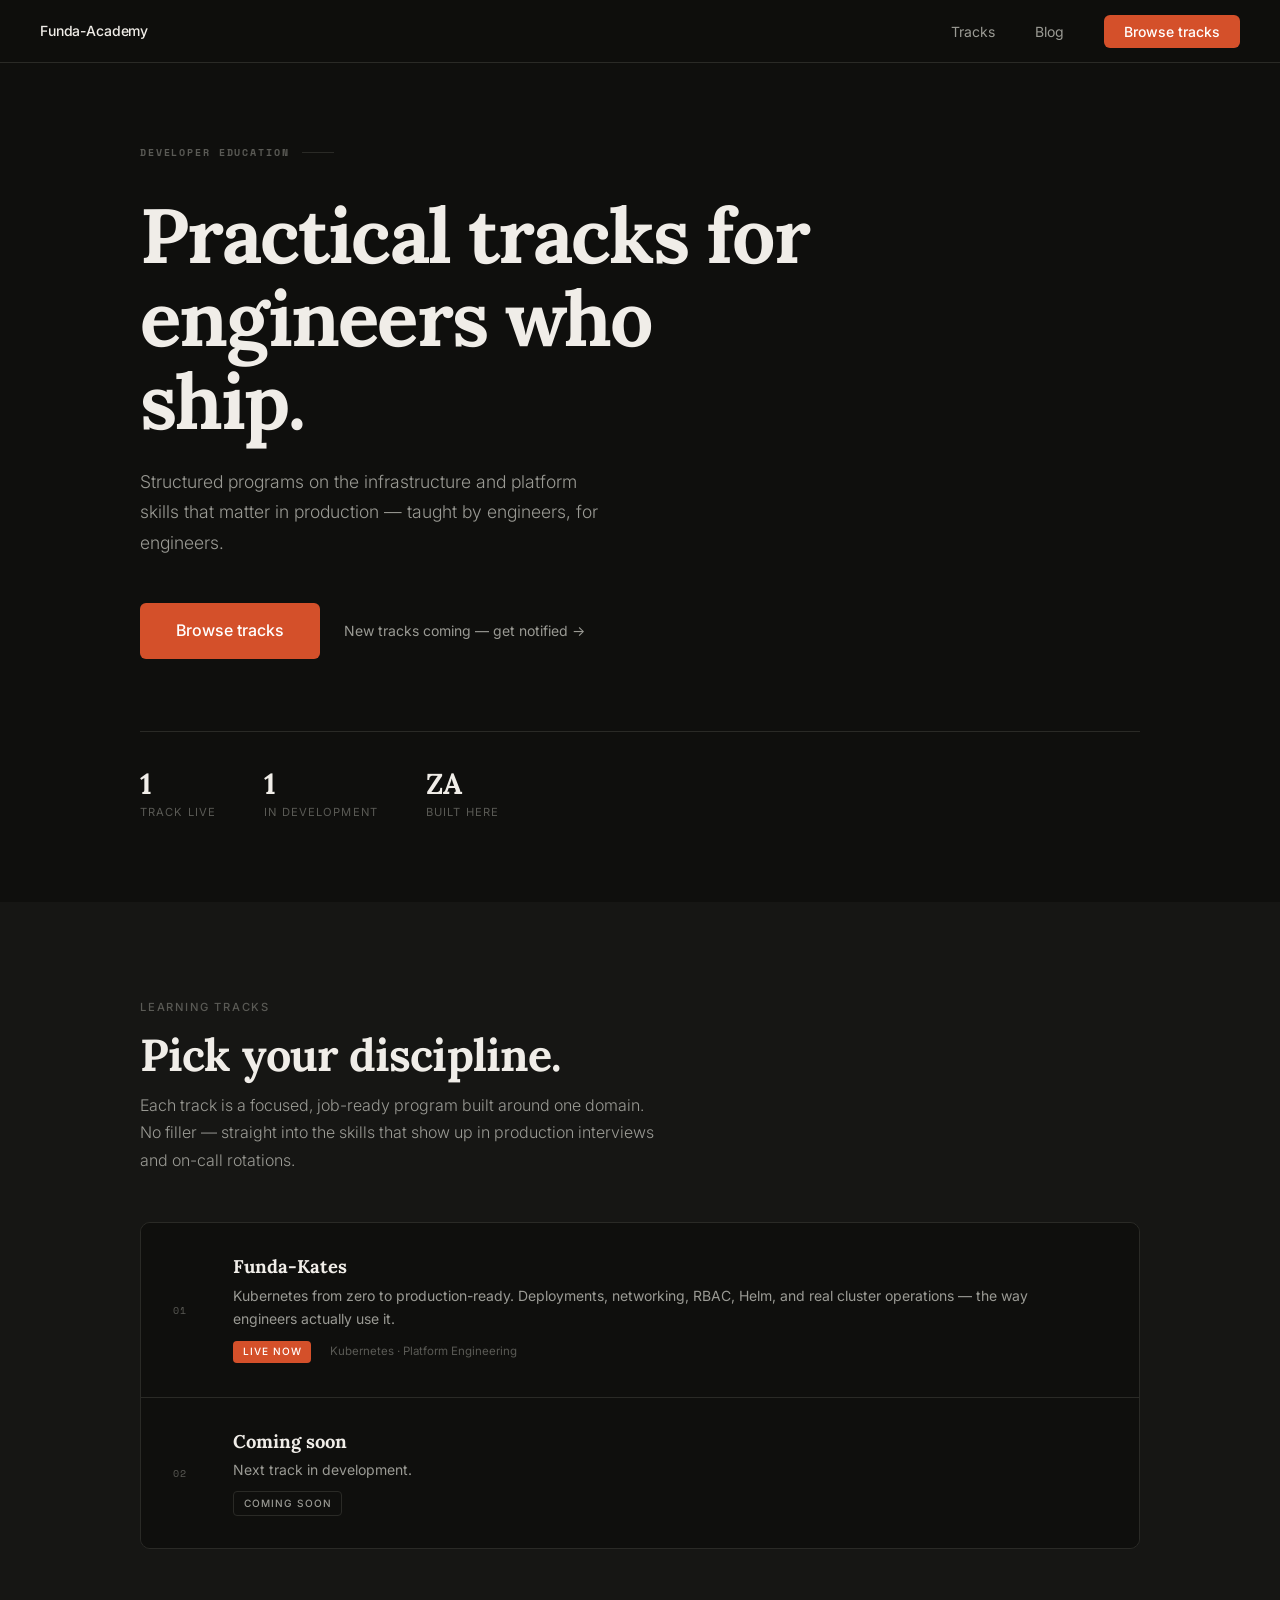
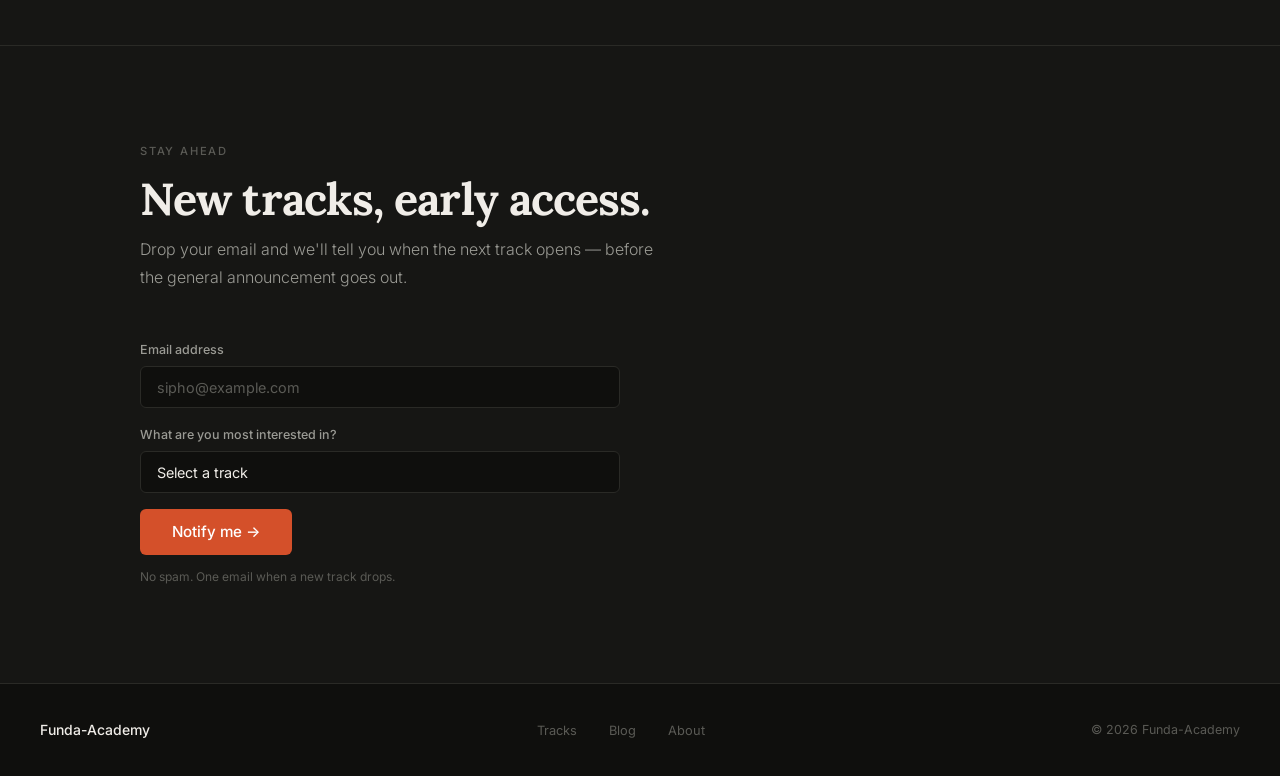
<file: index.html>
<!DOCTYPE html>
<html lang="en">
<head>
<meta charset="UTF-8"/>
<meta name="viewport" content="width=device-width, initial-scale=1.0"/>
<title>Funda-Academy — Developer Education</title>
<meta name="description" content="Practical, structured tracks for engineers who need production-grade skills. Built for African developers."/>
<meta name="author" content="Funda-Academy"/>
<meta name="robots" content="index, follow"/>
<link rel="canonical" href="https://funda.academy"/>

<!-- Open Graph -->
<meta property="og:type" content="website"/>
<meta property="og:url" content="https://funda.academy"/>
<meta property="og:title" content="Funda-Academy — Developer Education"/>
<meta property="og:description" content="Practical, structured tracks for engineers who need production-grade skills. Built for African developers."/>
<meta property="og:image" content="https://funda.academy/assets/og-image.png"/>
<meta property="og:locale" content="en_ZA"/>
<meta property="og:site_name" content="Funda-Academy"/>

<!-- Twitter Card -->
<meta name="twitter:card" content="summary_large_image"/>
<meta name="twitter:title" content="Funda-Academy — Developer Education"/>
<meta name="twitter:description" content="Practical, structured tracks for engineers who need production-grade skills. Built for African developers."/>
<meta name="twitter:image" content="https://funda.academy/assets/og-image.png"/>

<link href="https://fonts.googleapis.com/css2?family=Lora:wght@600;700&family=Inter:wght@300;400;500&family=Space+Mono:wght@700&display=swap" rel="stylesheet"/>
<link rel="stylesheet" href="assets/styles.css"/>
<script async src="https://www.googletagmanager.com/gtag/js?id=G-EDM9P1V3WG"></script>
<script>
  window.dataLayer = window.dataLayer || [];
  function gtag(){dataLayer.push(arguments);}
  gtag('js', new Date());
  gtag('config', 'G-EDM9P1V3WG');
</script>
</head>
<body>

<nav aria-label="Main navigation">
  <a href="/" class="nav-logo">Funda<em>-Academy</em></a>
  <ul class="nav-links">
    <li><a href="#tracks">Tracks</a></li>
    <li><a href="/blog">Blog</a></li>
    <li><a href="#tracks" class="nav-cta">Browse tracks</a></li>
  </ul>
</nav>

<main>

  <!-- Hero -->
  <div class="hero">
    <div class="hero-inner">
      <p class="hero-tag fade-in">Developer Education</p>
      <h1 class="fade-in">Practical tracks for engineers who ship.</h1>
      <p class="hero-sub fade-in">Structured programs on the infrastructure and platform skills that matter in production — taught by engineers, for engineers.</p>
      <div class="hero-actions fade-in">
        <a href="#tracks" class="btn-primary">Browse tracks</a>
        <a href="#waitlist" class="btn-ghost">New tracks coming — get notified →</a>
      </div>
      <hr class="hero-rule fade-in"/>
      <div class="hero-meta fade-in">
        <div class="hero-meta-item">
          <span class="val">1</span>
          <span class="lbl">Track live</span>
        </div>
        <div class="hero-meta-item">
          <span class="val">1</span>
          <span class="lbl">In development</span>
        </div>
        <div class="hero-meta-item">
          <span class="val">ZA</span>
          <span class="lbl">Built here</span>
        </div>
      </div>
    </div>
  </div>

  <!-- Tracks -->
  <section id="tracks">
    <div class="container">
      <p class="section-label fade-in">Learning tracks</p>
      <h2 class="fade-in">Pick your discipline.</h2>
      <p class="section-intro fade-in">Each track is a focused, job-ready program built around one domain. No filler — straight into the skills that show up in production interviews and on-call rotations.</p>

      <div class="track-list fade-in">

        <a href="https://www.funda.academy/funda-kates/" class="track-row" aria-label="Funda-Kates — Kubernetes track, live now">
          <span class="track-id">01</span>
          <div class="track-body">
            <div class="track-name">Funda-Kates</div>
            <div class="track-desc">Kubernetes from zero to production-ready. Deployments, networking, RBAC, Helm, and real cluster operations — the way engineers actually use it.</div>
            <div class="track-chips">
              <span class="chip chip-live">Live now</span>
              <span class="chip chip-topic">Kubernetes · Platform Engineering</span>
            </div>
          </div>
          <span class="track-arrow" aria-hidden="true">→</span>
        </a>

        <div class="track-row inactive" aria-label="Track 02 — coming soon">
          <span class="track-id">02</span>
          <div class="track-body">
            <div class="track-name">Coming soon</div>
            <div class="track-desc">Next track in development.</div>
            <div class="track-chips">
              <span class="chip chip-soon">Coming soon</span>
            </div>
          </div>
        </div>


      </div>
    </div>
  </section>

  <!-- Waitlist -->
  <section id="waitlist">
    <div class="container">
      <p class="section-label fade-in">Stay ahead</p>
      <h2 class="fade-in">New tracks, early access.</h2>
      <p class="section-intro fade-in">Drop your email and we'll tell you when the next track opens — before the general announcement goes out.</p>
      <form class="waitlist-form fade-in" action="https://docs.google.com/forms/d/e/1FAIpQLSe7iedlRR2elvd1-RGXBqhCbMi18WWszPIXYm7vUnIklqUvCw/formResponse" method="POST" target="_blank">
        <div class="form-group">
          <label for="w-email">Email address</label>
          <input type="email" id="w-email" name="entry.1069801419" placeholder="sipho@example.com" required autocomplete="email"/>
        </div>
        <div class="form-group">
          <label for="w-interest">What are you most interested in?</label>
          <select id="w-interest" name="entry.1928213218" required>
            <option value="" disabled selected>Select a track</option>
            <option value="Kubernetes & Platform Engineering">Kubernetes &amp; Platform Engineering</option>
            <option value="CI/CD & GitOps">CI/CD &amp; GitOps</option>
            <option value="Cloud Fundamentals">Cloud Fundamentals</option>
            <option value="All of the above">All of the above</option>
          </select>
        </div>
        <input type="text" name="website" tabindex="-1" autocomplete="off" aria-hidden="true" style="position:absolute;left:-9999px;width:1px;height:1px;opacity:0;"/>
        <button type="submit" class="submit-btn">Notify me →</button>
        <p class="form-note">No spam. One email when a new track drops.</p>
      </form>
    </div>
  </section>

</main>

<footer>
  <a href="/" class="footer-brand">Funda<em>-Academy</em></a>
  <ul class="footer-links" aria-label="Footer links">
    <li><a href="#tracks">Tracks</a></li>
    <li><a href="/blog">Blog</a></li>
    <li><a href="#">About</a></li>
  </ul>
  <span class="footer-copy">© 2026 Funda-Academy</span>
</footer>

<script src="assets/main.js" defer></script>

</body>
</html>
</file>
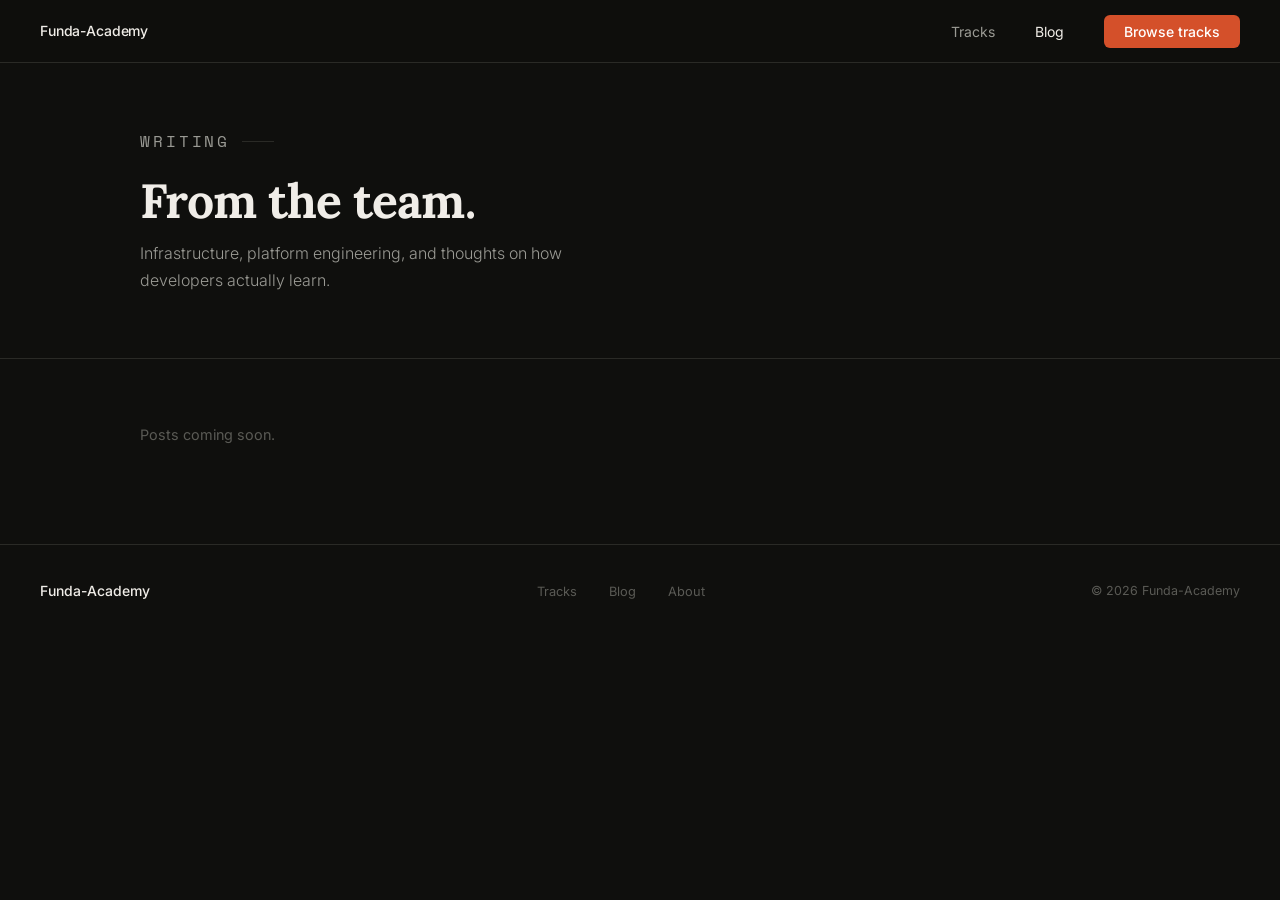
<file: blog/index.html>
<!DOCTYPE html>
<html lang="en">
<head>
<meta charset="UTF-8"/>
<meta name="viewport" content="width=device-width, initial-scale=1.0"/>
<title>Blog — Funda-Academy</title>
<meta name="description" content="Writing on infrastructure, platform engineering, and developer education from the Funda-Academy team."/>
<meta name="author" content="Funda-Academy"/>
<meta name="robots" content="index, follow"/>
<link rel="canonical" href="https://funda.academy/blog"/>

<!-- Open Graph -->
<meta property="og:type" content="website"/>
<meta property="og:url" content="https://funda.academy/blog"/>
<meta property="og:title" content="Blog — Funda-Academy"/>
<meta property="og:description" content="Writing on infrastructure, platform engineering, and developer education from the Funda-Academy team."/>
<meta property="og:image" content="https://funda.academy/assets/og-image.png"/>
<meta property="og:locale" content="en_ZA"/>
<meta property="og:site_name" content="Funda-Academy"/>

<!-- Twitter Card -->
<meta name="twitter:card" content="summary_large_image"/>
<meta name="twitter:title" content="Blog — Funda-Academy"/>
<meta name="twitter:description" content="Writing on infrastructure, platform engineering, and developer education from the Funda-Academy team."/>
<meta name="twitter:image" content="https://funda.academy/assets/og-image.png"/>

<link href="https://fonts.googleapis.com/css2?family=Lora:wght@600;700&family=Inter:wght@300;400;500&family=Space+Mono:wght@700&display=swap" rel="stylesheet"/>
<link rel="stylesheet" href="../assets/styles.css"/>
<script async src="https://www.googletagmanager.com/gtag/js?id=G-EDM9P1V3WG"></script>
<script>
  window.dataLayer = window.dataLayer || [];
  function gtag(){dataLayer.push(arguments);}
  gtag('js', new Date());
  gtag('config', 'G-EDM9P1V3WG');
</script>
</head>
<body>

<nav aria-label="Main navigation">
  <a href="/" class="nav-logo">Funda-Academy</a>
  <ul class="nav-links">
    <li><a href="/#tracks">Tracks</a></li>
    <li><a href="/blog" aria-current="page">Blog</a></li>
    <li><a href="/#tracks" class="nav-cta">Browse tracks</a></li>
  </ul>
</nav>

<main>
  <header class="page-header">
    <div class="page-header-inner">
      <p class="page-tag fade-in">Writing</p>
      <h1 class="fade-in">From the team.</h1>
      <p class="fade-in">Infrastructure, platform engineering, and thoughts on how developers actually learn.</p>
    </div>
  </header>

  <section class="posts-section">
    <div class="container">
      <p class="fade-in" style="color: var(--ink-faint); font-size: 0.9rem;">Posts coming soon.</p>
    </div>
  </section>
</main>

<footer>
  <a href="/" class="footer-brand">Funda-Academy</a>
  <ul class="footer-links" aria-label="Footer links">
    <li><a href="/#tracks">Tracks</a></li>
    <li><a href="/blog">Blog</a></li>
    <li><a href="#">About</a></li>
  </ul>
  <span class="footer-copy">© 2026 Funda-Academy</span>
</footer>

<script src="../assets/main.js" defer></script>

</body>
</html>
</file>
<file: assets/styles.css>
:root {
  --ink: #f0ede8;
  --ink-muted: #9a9a94;
  --ink-faint: #5a5a55;
  --surface: #0f0f0d;
  --surface-alt: #161614;
  --surface-dark: #000000;
  --accent: #d4502a;
  --accent-hover: #e05e38;
  --accent-light: rgba(212,80,42,0.12);
  --border: #2a2a26;
  --serif: 'Lora', Georgia, serif;
  --sans: 'Inter', sans-serif;
  --mono: 'Space Mono', monospace;
}

*, *::before, *::after { box-sizing: border-box; margin: 0; padding: 0; }
html { scroll-behavior: smooth; }
body { font-family: var(--sans); background: var(--surface); color: var(--ink); font-size: 16px; line-height: 1.7; overflow-x: hidden; }

/* ── Nav ── */
nav {
  position: fixed; top: 0; left: 0; right: 0; z-index: 100;
  display: flex; align-items: center; justify-content: space-between;
  padding: 1.1rem 2.5rem;
  background: rgba(15,15,13,0.95);
  backdrop-filter: blur(10px);
  border-bottom: 1px solid var(--border);
}
.nav-logo {
  font-family: var(--sans); font-size: 0.875rem; font-weight: 500;
  color: var(--ink); text-decoration: none; letter-spacing: -0.01em;
}
.nav-logo em { font-style: normal; color: inherit; }
.nav-links { list-style: none; display: flex; gap: 2.5rem; align-items: center; }
.nav-links a { font-size: 0.875rem; color: var(--ink-muted); text-decoration: none; font-weight: 400; transition: color 0.2s; }
.nav-links a:hover, .nav-links a[aria-current="page"] { color: var(--ink); }
.nav-cta {
  background: var(--accent) !important; color: #fff !important;
  padding: 0.5rem 1.25rem !important; border-radius: 6px !important;
  font-weight: 500 !important; transition: background 0.2s !important;
}
.nav-cta:hover { background: var(--accent-hover) !important; }

/* ── Hero ── */
.hero {
  min-height: 100vh;
  display: flex; flex-direction: column; justify-content: center;
  padding: 9rem 2.5rem 5rem;
}
.hero-inner { max-width: 1000px; margin: 0 auto; width: 100%; }
.hero-tag {
  font-family: var(--mono); font-size: 0.65rem; font-weight: 700;
  color: var(--ink-faint); letter-spacing: 0.18em; text-transform: uppercase;
  margin-bottom: 2rem; display: flex; align-items: center; gap: 0.75rem;
}
.hero-tag::after { content: ''; flex: 0 0 32px; height: 1px; background: var(--border); }

h1 {
  font-family: var(--serif);
  font-size: clamp(2.8rem, 6vw, 5rem);
  font-weight: 700; line-height: 1.08; letter-spacing: -0.025em;
  margin-bottom: 1.5rem; max-width: 680px;
}
.hero-sub {
  font-size: 1.1rem; color: var(--ink-muted); max-width: 460px;
  margin-bottom: 2.75rem; font-weight: 300; line-height: 1.75;
}
.hero-actions { display: flex; align-items: center; gap: 1.5rem; flex-wrap: wrap; }
.btn-primary {
  display: inline-block; background: var(--accent); color: #fff;
  padding: 0.9rem 2.25rem; border-radius: 6px; font-weight: 500; font-size: 1rem;
  text-decoration: none; transition: background 0.2s, transform 0.15s;
}
.btn-primary:hover { background: var(--accent-hover); transform: translateY(-1px); }
.btn-ghost {
  display: inline-block; color: var(--ink-muted); font-size: 0.875rem;
  text-decoration: none; font-weight: 400; transition: color 0.2s;
}
.btn-ghost:hover { color: var(--ink); }

.hero-rule { border: none; border-top: 1px solid var(--border); margin-top: 4.5rem; }
.hero-meta { display: flex; gap: 3rem; padding-top: 2.25rem; flex-wrap: wrap; }
.hero-meta-item .val {
  font-family: var(--serif); font-size: 1.8rem; font-weight: 700;
  color: var(--ink); display: block; line-height: 1.1;
}
.hero-meta-item .lbl {
  font-size: 0.7rem; color: var(--ink-faint); text-transform: uppercase;
  letter-spacing: 0.1em; margin-top: 0.2rem; display: block;
}

/* ── Blog page header ── */
.page-header { padding: 8rem 2.5rem 4rem; border-bottom: 1px solid var(--border); }
.page-header-inner { max-width: 1000px; margin: 0 auto; }
.page-tag {
  font-family: var(--mono); font-size: 0.65rem; font-weight: 700;
  color: var(--ink-faint); letter-spacing: 0.18em; text-transform: uppercase;
  margin-bottom: 1.25rem; display: flex; align-items: center; gap: 0.75rem;
}
.page-tag::after { content: ''; flex: 0 0 32px; height: 1px; background: var(--border); }
.page-header h1 {
  font-family: var(--serif);
  font-size: clamp(2rem, 4vw, 3rem);
  font-weight: 700; line-height: 1.1; letter-spacing: -0.02em;
  margin-bottom: 0.75rem;
}
.page-header p { font-size: 1rem; color: var(--ink-muted); font-weight: 300; max-width: 480px; }

/* ── Shared section ── */
section { padding: 6rem 2.5rem; }
.container { max-width: 1000px; margin: 0 auto; }
.section-label {
  font-size: 0.7rem; letter-spacing: 0.16em; text-transform: uppercase;
  color: var(--ink-faint); margin-bottom: 0.75rem; font-weight: 500;
}
h2 {
  font-family: var(--serif);
  font-size: clamp(1.8rem, 4vw, 2.8rem);
  font-weight: 700; letter-spacing: -0.02em; line-height: 1.15; margin-bottom: 0.75rem;
}
.section-intro {
  font-size: 1rem; color: var(--ink-muted); max-width: 520px;
  margin-bottom: 3rem; font-weight: 300; line-height: 1.7;
}

/* ── Track list ── */
#tracks { background: var(--surface-alt); }
.track-list { border: 1px solid var(--border); border-radius: 10px; overflow: hidden; }
.track-row {
  display: flex; align-items: center; gap: 2rem;
  padding: 2rem 2rem; background: var(--surface);
  border-bottom: 1px solid var(--border);
  text-decoration: none; color: var(--ink);
  transition: background 0.2s; position: relative;
}
.track-row:last-child { border-bottom: none; }
a.track-row:hover { background: var(--accent-light); }
.track-row.inactive { cursor: default; }
.track-id {
  font-family: var(--mono); font-size: 0.6rem; letter-spacing: 0.12em;
  color: var(--ink-faint); flex-shrink: 0; width: 1.75rem; text-transform: uppercase;
}
.track-body { flex: 1; }
.track-name {
  font-family: var(--serif); font-size: 1.15rem; font-weight: 700;
  margin-bottom: 0.3rem; line-height: 1.3;
}
.track-desc { font-size: 0.875rem; color: var(--ink-muted); line-height: 1.65; }
.track-chips { display: flex; gap: 0.6rem; align-items: center; margin-top: 0.6rem; }
.chip {
  font-size: 0.63rem; font-weight: 500; letter-spacing: 0.1em;
  text-transform: uppercase; padding: 0.18rem 0.6rem; border-radius: 4px;
}
.chip-live { background: var(--accent); color: #fff; }
.chip-soon { background: transparent; color: var(--ink-muted); border: 1px solid var(--border); }
.chip-topic { color: var(--ink-faint); font-size: 0.72rem; text-transform: none; letter-spacing: 0; font-weight: 400; }
.track-arrow {
  color: var(--accent); font-size: 1.1rem; flex-shrink: 0;
  opacity: 0; transition: opacity 0.15s, transform 0.15s;
}
a.track-row:hover .track-arrow { opacity: 1; transform: translateX(3px); }

/* ── Post list ── */
.posts-section { padding: 4rem 2.5rem 6rem; }
.post-list { display: flex; flex-direction: column; gap: 0; border: 1px solid var(--border); border-radius: 10px; overflow: hidden; }
.post-row {
  display: flex; gap: 2.5rem; align-items: flex-start;
  padding: 2rem 2rem; background: var(--surface-alt);
  border-bottom: 1px solid var(--border);
  text-decoration: none; color: var(--ink);
  transition: background 0.2s; position: relative;
}
.post-row:last-child { border-bottom: none; }
.post-row:hover { background: #1e1e1b; }
.post-date {
  font-family: var(--mono); font-size: 0.6rem; letter-spacing: 0.1em;
  color: var(--ink-faint); flex-shrink: 0; padding-top: 0.35rem;
  width: 5.5rem; text-transform: uppercase;
}
.post-body { flex: 1; }
.post-title {
  font-family: var(--serif); font-size: 1.15rem; font-weight: 700;
  line-height: 1.3; margin-bottom: 0.4rem; transition: color 0.2s;
}
.post-row:hover .post-title { color: var(--accent); }
.post-excerpt { font-size: 0.875rem; color: var(--ink-muted); line-height: 1.65; margin-bottom: 0.75rem; }
.post-tag {
  font-size: 0.63rem; font-weight: 500; letter-spacing: 0.1em;
  text-transform: uppercase; padding: 0.18rem 0.6rem; border-radius: 4px;
  background: transparent; color: var(--ink-faint); border: 1px solid var(--border);
}
.post-arrow {
  color: var(--accent); font-size: 1.1rem; flex-shrink: 0;
  opacity: 0; transition: opacity 0.15s, transform 0.15s; padding-top: 0.2rem;
}
.post-row:hover .post-arrow { opacity: 1; transform: translateX(3px); }

/* ── Waitlist / Form ── */
#waitlist { background: var(--surface-alt); border-top: 1px solid var(--border); }
.waitlist-form { max-width: 480px; }
.form-group { margin-bottom: 1rem; }
.form-group label { display: block; font-size: 0.78rem; font-weight: 500; color: var(--ink-muted); margin-bottom: 0.4rem; }
.form-group input, .form-group select {
  width: 100%; padding: 0.7rem 1rem; border-radius: 6px;
  border: 1px solid var(--border); background: var(--surface);
  color: var(--ink); font-family: var(--sans); font-size: 0.9rem;
  transition: border-color 0.2s; outline: none; appearance: none;
}
.form-group input::placeholder { color: var(--ink-faint); }
.form-group select option { background: var(--surface); color: var(--ink); }
.form-group input:focus, .form-group select:focus { border-color: var(--accent); }
.submit-btn {
  margin-top: 0.5rem; display: block; background: var(--accent); color: #fff;
  border: none; padding: 0.85rem 2rem; border-radius: 6px;
  font-family: var(--sans); font-size: 0.95rem; font-weight: 500;
  cursor: pointer; transition: background 0.2s;
}
.submit-btn:hover { background: var(--accent-hover); }
.form-note { font-size: 0.75rem; color: var(--ink-faint); margin-top: 0.75rem; }

/* ── Footer ── */
footer {
  padding: 2rem 2.5rem;
  border-top: 1px solid var(--border);
  display: flex; align-items: center; justify-content: space-between;
  flex-wrap: wrap; gap: 1rem;
}
.footer-brand { font-size: 0.875rem; font-weight: 500; color: var(--ink); text-decoration: none; }
.footer-brand em { font-style: normal; color: inherit; }
.footer-links { display: flex; gap: 2rem; list-style: none; }
.footer-links a { font-size: 0.8rem; color: var(--ink-faint); text-decoration: none; transition: color 0.2s; }
.footer-links a:hover { color: var(--ink); }
.footer-copy { font-size: 0.78rem; color: var(--ink-faint); }

/* ── Fade-in ── */
.fade-in { opacity: 0; transform: translateY(14px); transition: opacity 0.5s ease, transform 0.5s ease; }
.fade-in.visible { opacity: 1; transform: translateY(0); }

@media (prefers-reduced-motion: reduce) {
  .fade-in { transition: none; opacity: 1; transform: none; }
  .track-arrow, .post-arrow { opacity: 1; }
}

/* ── Mobile ── */
@media (max-width: 720px) {
  nav { padding: 1rem 1.25rem; }
  .nav-links { display: none; }
  .hero { padding: 7rem 1.25rem 4rem; }
  .page-header { padding: 7rem 1.25rem 3rem; }
  section { padding: 4rem 1.25rem; }
  .posts-section { padding: 3rem 1.25rem 5rem; }
  .hero-meta { gap: 2rem; }
  .hero-actions { flex-direction: column; align-items: flex-start; }
  .track-row { gap: 1.25rem; }
  .post-row { flex-wrap: wrap; gap: 0.75rem; }
  .post-date { width: auto; padding-top: 0; }
  footer { flex-direction: column; align-items: flex-start; }
  .footer-links { flex-wrap: wrap; gap: 1.25rem; }
}
</file>
